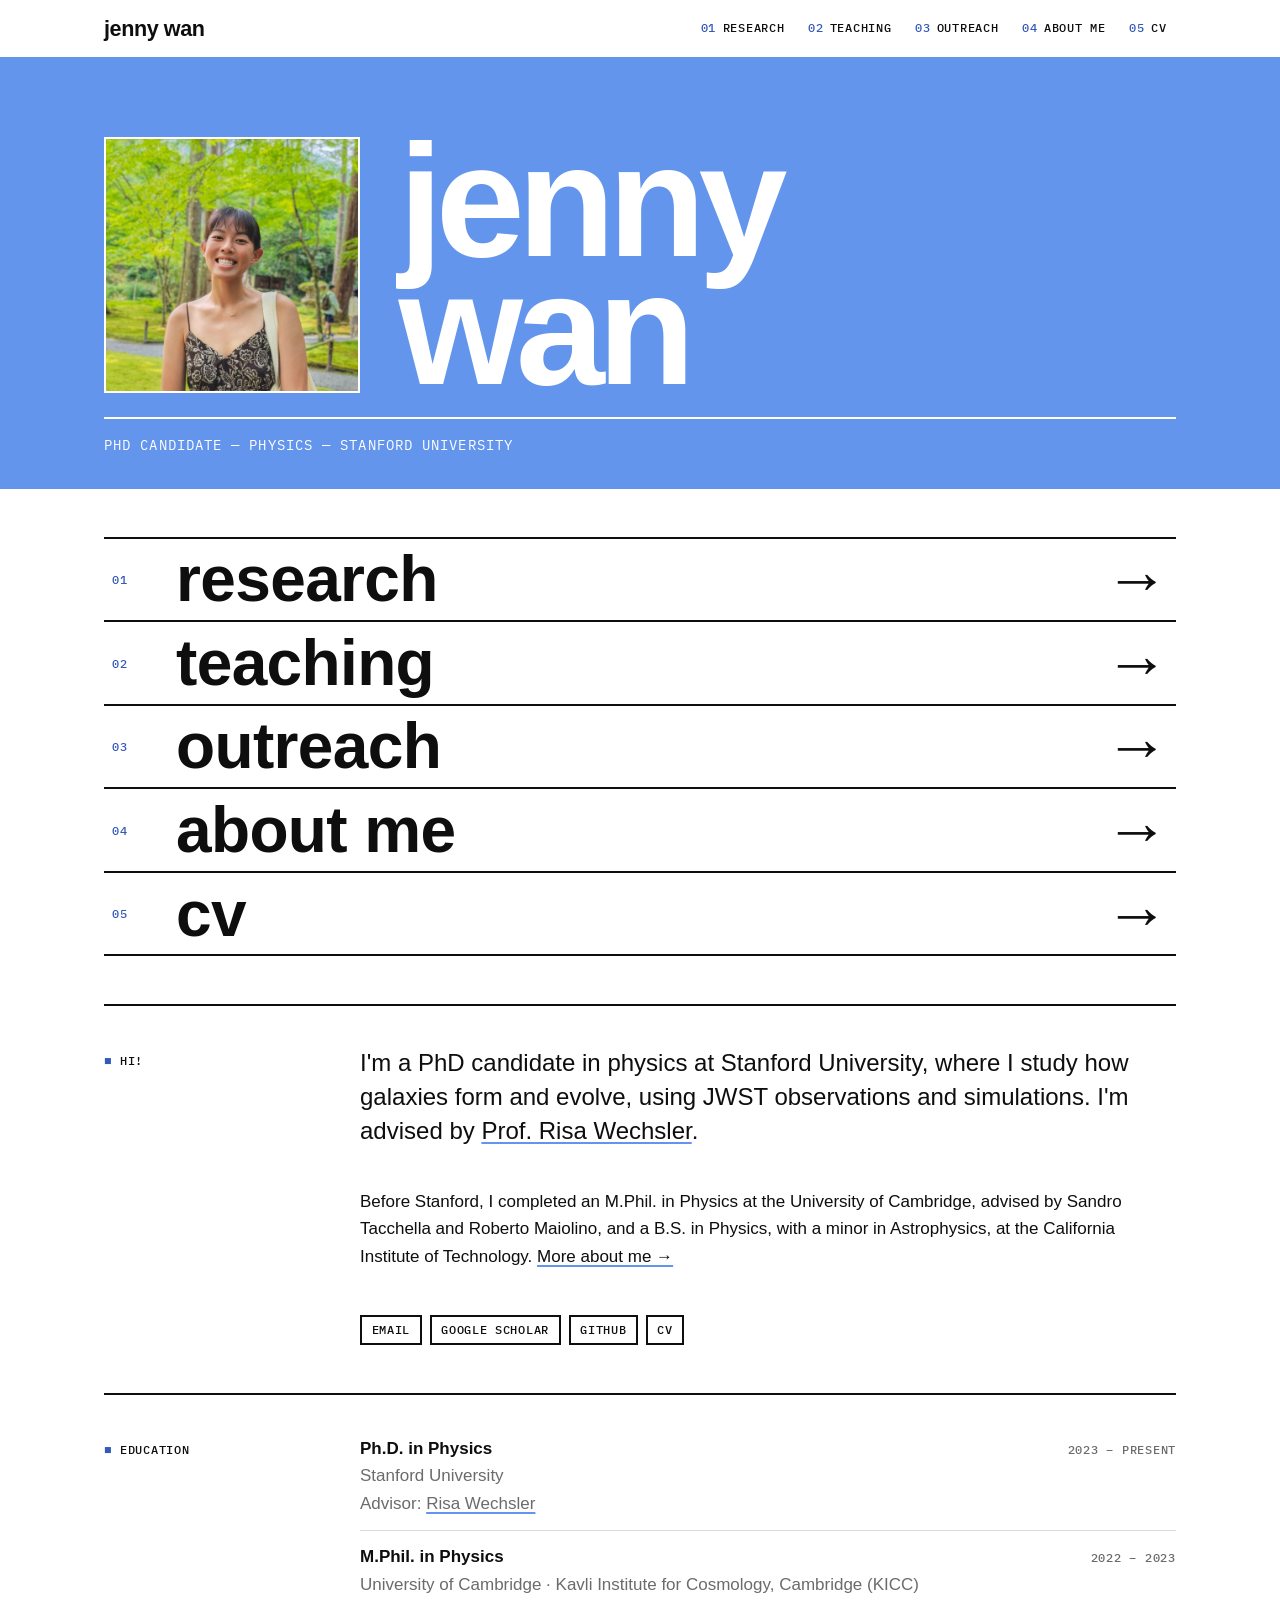
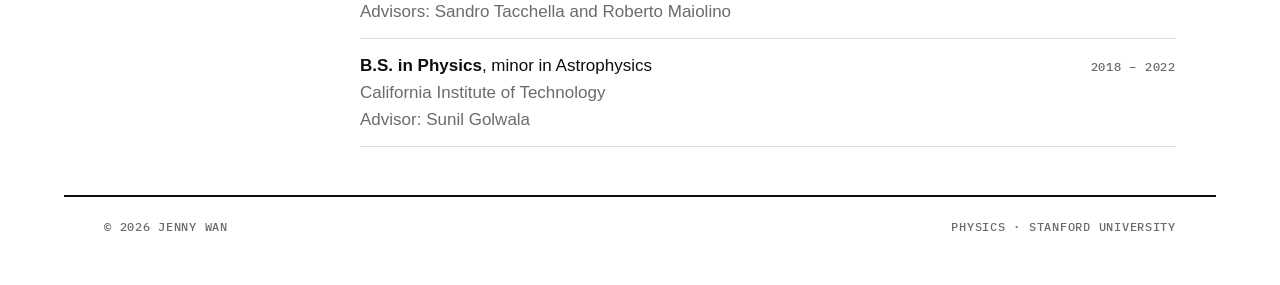
<file: index.html>
<!doctype html>
<html lang="en">
<head>
  <meta charset="utf-8">
  <meta name="viewport" content="width=device-width, initial-scale=1">
  <title>Jenny Wan · Physics, Stanford</title>
  <meta name="description" content="Jenny Wan — PhD candidate in Physics at Stanford University.">
  <link rel="preconnect" href="https://fonts.googleapis.com">
  <link rel="preconnect" href="https://fonts.gstatic.com" crossorigin>
  <link href="https://fonts.googleapis.com/css2?family=IBM+Plex+Mono:wght@400;500&display=swap" rel="stylesheet">
  <link rel="stylesheet" href="style.css?v=4">
</head>
<body class="home">
  <header class="site-header">
    <nav class="wrap nav">
      <a class="nav-name" href="index.html">Jenny Wan</a>
      <ul>
        <li><a href="research.html"><span class="num">01</span>Research</a></li>
        <li><a href="teaching.html"><span class="num">02</span>Teaching</a></li>
        <li><a href="outreach.html"><span class="num">03</span>Outreach</a></li>
        <li><a href="about.html"><span class="num">04</span>About Me</a></li>
        <li><a href="cv.html"><span class="num">05</span>CV</a></li>
      </ul>
    </nav>
  </header>

  <div class="hero">
    <div class="wrap">
      <h1 class="hero-name">Jenny<br>Wan</h1>
      <img class="hero-photo" src="assets/profile.jpg" alt="Portrait of Jenny Wan" width="208" height="208">
      <p class="hero-sub">PhD Candidate — Physics — Stanford University</p>
    </div>
  </div>

  <main class="wrap">
    <nav class="index" aria-label="Sections">
      <a href="research.html"><span class="num">01</span><span>Research</span><span class="arrow">→</span></a>
      <a href="teaching.html"><span class="num">02</span><span>Teaching</span><span class="arrow">→</span></a>
      <a href="outreach.html"><span class="num">03</span><span>Outreach</span><span class="arrow">→</span></a>
      <a href="about.html"><span class="num">04</span><span>About Me</span><span class="arrow">→</span></a>
      <a href="cv.html"><span class="num">05</span><span>CV</span><span class="arrow">→</span></a>
    </nav>

    <section style="margin-top:3rem">
      <h2>Hi!</h2>
      <p class="lede">
        I'm a PhD candidate in physics at Stanford University, where I study how galaxies form and evolve, using JWST observations and
        simulations. I'm advised by <a href="https://www.risawechsler.com/">Prof. Risa Wechsler</a>.
      </p>
      <p>
        Before Stanford, I completed an M.Phil. in Physics at the University of Cambridge,
        advised by Sandro Tacchella and Roberto Maiolino, and a B.S. in Physics, with a
        minor in Astrophysics, at the California Institute of Technology. <a href="about.html">More about me →</a>
      </p>
      <ul class="links">
        <li><a href="mailto:jennywan@stanford.edu">Email</a></li>
        <li><a href="https://scholar.google.com/">Google Scholar</a></li>
        <li><a href="https://github.com/">GitHub</a></li>
        <li><a href="cv.html">CV</a></li>
      </ul>
    </section>

    <section>
      <h2>Education</h2>
      <ul class="entries">
        <li>
          <div><strong>Ph.D. in Physics</strong><br><span class="muted">Stanford University</span><br><span class="muted">Advisor: <a href="https://www.risawechsler.com/">Risa Wechsler</a></span></div>
          <time>2023 – present</time>
        </li>
        <li>
          <div><strong>M.Phil. in Physics</strong><br><span class="muted">University of Cambridge · Kavli Institute for Cosmology, Cambridge (KICC)</span><br><span class="muted">Advisors: Sandro Tacchella and Roberto Maiolino</span></div>
          <time>2022 – 2023</time>
        </li>
        <li>
          <div><strong>B.S. in Physics</strong>, minor in Astrophysics<br><span class="muted">California Institute of Technology</span><br><span class="muted">Advisor: Sunil Golwala</span></div>
          <time>2018 – 2022</time>
        </li>
      </ul>
    </section>
  </main>

  <footer class="wrap site-footer">
    <p>© <span class="year">2026</span> Jenny Wan</p>
    <p>Physics · Stanford University</p>
  </footer>
  <script>document.querySelectorAll('.year').forEach(e => e.textContent = new Date().getFullYear());</script>
</body>
</html>
</file>
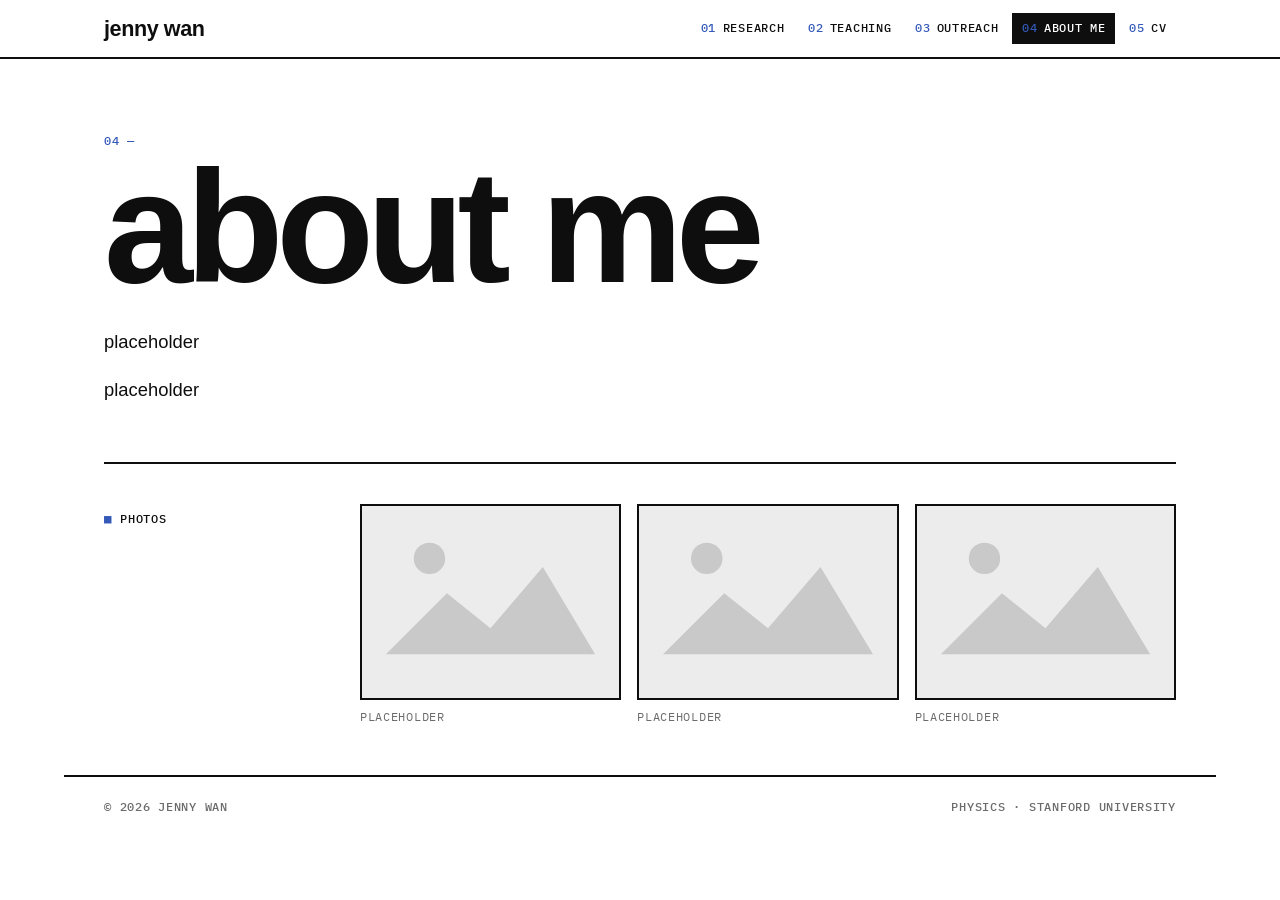
<file: about.html>
<!doctype html>
<html lang="en">
<head>
  <meta charset="utf-8">
  <meta name="viewport" content="width=device-width, initial-scale=1">
  <title>About Me · Jenny Wan</title>
  <link rel="preconnect" href="https://fonts.googleapis.com">
  <link rel="preconnect" href="https://fonts.gstatic.com" crossorigin>
  <link href="https://fonts.googleapis.com/css2?family=IBM+Plex+Mono:wght@400;500&display=swap" rel="stylesheet">
  <link rel="stylesheet" href="style.css?v=4">
</head>
<body>
  <header class="site-header">
    <nav class="wrap nav">
      <a class="nav-name" href="index.html">Jenny Wan</a>
      <ul>
        <li><a href="research.html"><span class="num">01</span>Research</a></li>
        <li><a href="teaching.html"><span class="num">02</span>Teaching</a></li>
        <li><a href="outreach.html"><span class="num">03</span>Outreach</a></li>
        <li><a href="about.html" class="active"><span class="num">04</span>About Me</a></li>
        <li><a href="cv.html"><span class="num">05</span>CV</a></li>
      </ul>
    </nav>
  </header>

  <main class="wrap">
    <section class="page-intro">
      <p class="kicker">04 —</p>
      <h1>About Me</h1>
      <p>placeholder</p>
      <p>placeholder</p>
    </section>

    <section>
      <h2>Photos</h2>
      <div class="gallery">
        <figure><img src="assets/paper-placeholder.svg" alt="placeholder"><figcaption>placeholder</figcaption></figure>
        <figure><img src="assets/paper-placeholder.svg" alt="placeholder"><figcaption>placeholder</figcaption></figure>
        <figure><img src="assets/paper-placeholder.svg" alt="placeholder"><figcaption>placeholder</figcaption></figure>
      </div>
    </section>
  </main>

  <footer class="wrap site-footer">
    <p>© <span class="year">2026</span> Jenny Wan</p>
    <p>Physics · Stanford University</p>
  </footer>
  <script>document.querySelectorAll('.year').forEach(e => e.textContent = new Date().getFullYear());</script>
</body>
</html>
</file>
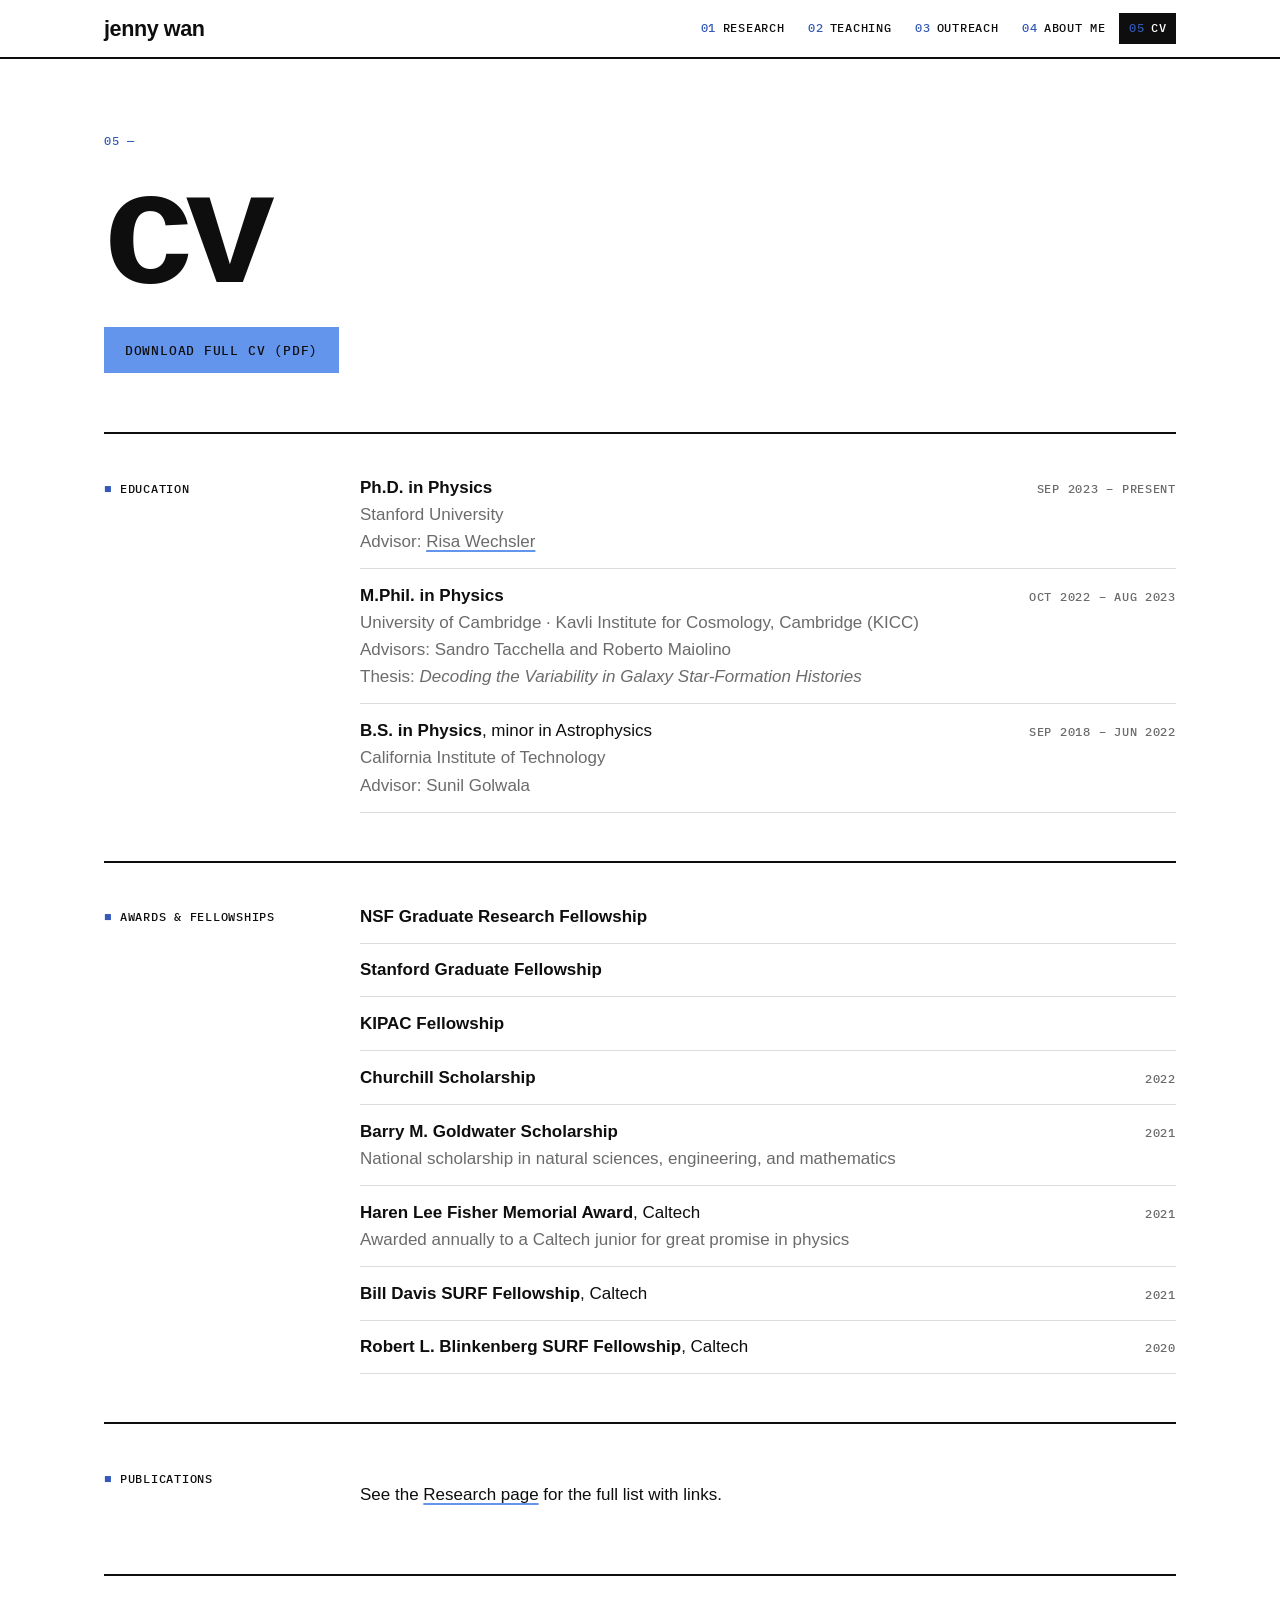
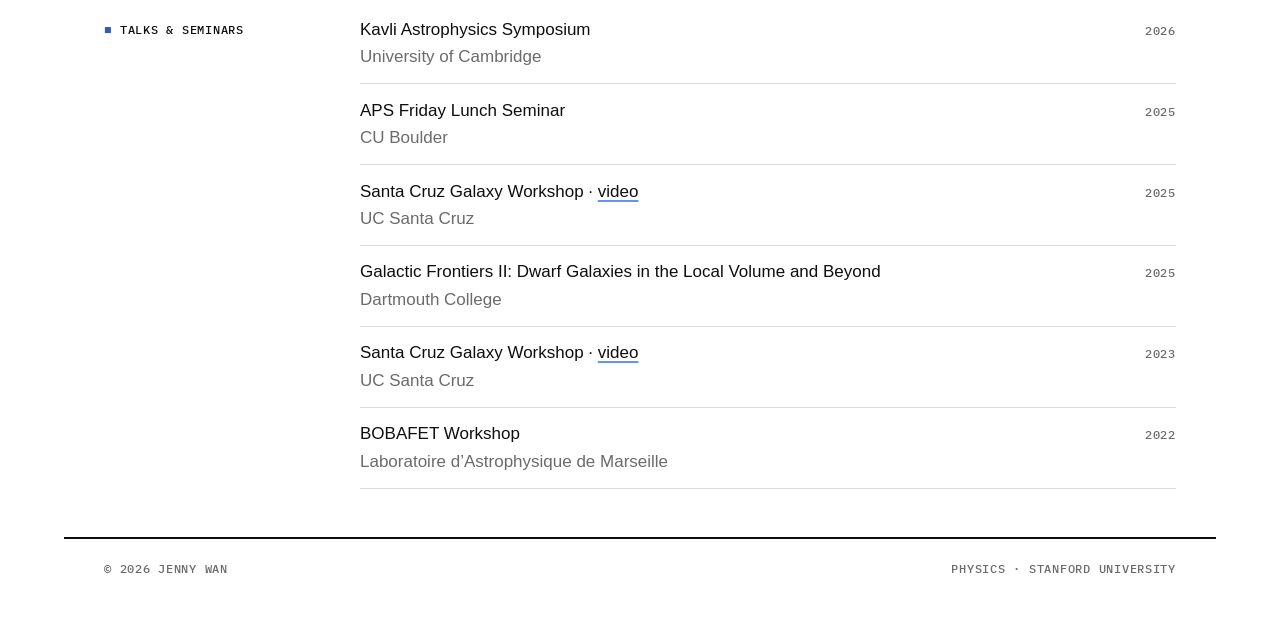
<file: cv.html>
<!doctype html>
<html lang="en">
<head>
  <meta charset="utf-8">
  <meta name="viewport" content="width=device-width, initial-scale=1">
  <title>CV · Jenny Wan</title>
  <link rel="preconnect" href="https://fonts.googleapis.com">
  <link rel="preconnect" href="https://fonts.gstatic.com" crossorigin>
  <link href="https://fonts.googleapis.com/css2?family=IBM+Plex+Mono:wght@400;500&display=swap" rel="stylesheet">
  <link rel="stylesheet" href="style.css?v=4">
</head>
<body>
  <header class="site-header">
    <nav class="wrap nav">
      <a class="nav-name" href="index.html">Jenny Wan</a>
      <ul>
        <li><a href="research.html"><span class="num">01</span>Research</a></li>
        <li><a href="teaching.html"><span class="num">02</span>Teaching</a></li>
        <li><a href="outreach.html"><span class="num">03</span>Outreach</a></li>
        <li><a href="about.html"><span class="num">04</span>About Me</a></li>
        <li><a href="cv.html" class="active"><span class="num">05</span>CV</a></li>
      </ul>
    </nav>
  </header>

  <main class="wrap">
    <section class="page-intro">
      <p class="kicker">05 —</p>
      <h1>CV</h1>
      <p><a class="button" href="cv.pdf">Download full CV (PDF)</a></p>
    </section>

    <section>
      <h2>Education</h2>
      <ul class="entries">
        <li>
          <div><strong>Ph.D. in Physics</strong><br><span class="muted">Stanford University</span><br><span class="muted">Advisor: <a href="https://www.risawechsler.com/">Risa Wechsler</a></span></div>
          <time>Sep 2023 – present</time>
        </li>
        <li>
          <div><strong>M.Phil. in Physics</strong><br><span class="muted">University of Cambridge · Kavli Institute for Cosmology, Cambridge (KICC)</span><br><span class="muted">Advisors: Sandro Tacchella and Roberto Maiolino</span><br><span class="muted">Thesis: <em>Decoding the Variability in Galaxy Star-Formation Histories</em></span></div>
          <time>Oct 2022 – Aug 2023</time>
        </li>
        <li>
          <div><strong>B.S. in Physics</strong>, minor in Astrophysics<br><span class="muted">California Institute of Technology</span><br><span class="muted">Advisor: Sunil Golwala</span></div>
          <time>Sep 2018 – Jun 2022</time>
        </li>
      </ul>
    </section>

    <section>
      <h2>Awards &amp; Fellowships</h2>
      <ul class="entries">
        <li><div><strong>NSF Graduate Research Fellowship</strong></div></li>
        <li><div><strong>Stanford Graduate Fellowship</strong></div></li>
        <li><div><strong>KIPAC Fellowship</strong></div></li>
        <li><div><strong>Churchill Scholarship</strong></div><time>2022</time></li>
        <li><div><strong>Barry M. Goldwater Scholarship</strong><br><span class="muted">National scholarship in natural sciences, engineering, and mathematics</span></div><time>2021</time></li>
        <li><div><strong>Haren Lee Fisher Memorial Award</strong>, Caltech<br><span class="muted">Awarded annually to a Caltech junior for great promise in physics</span></div><time>2021</time></li>
        <li><div><strong>Bill Davis SURF Fellowship</strong>, Caltech</div><time>2021</time></li>
        <li><div><strong>Robert L. Blinkenberg SURF Fellowship</strong>, Caltech</div><time>2020</time></li>
      </ul>
    </section>

    <section>
      <h2>Publications</h2>
      <p>See the <a href="research.html#publications">Research page</a> for the full list with links.</p>
    </section>

    <section>
      <h2>Talks &amp; Seminars</h2>
      <ul class="entries">
        <li><div>Kavli Astrophysics Symposium<br><span class="muted">University of Cambridge</span></div><time>2026</time></li>
        <li><div>APS Friday Lunch Seminar<br><span class="muted">CU Boulder</span></div><time>2025</time></li>
        <li><div>Santa Cruz Galaxy Workshop · <a href="https://www.youtube.com/watch?v=Imz6Kzab46Y">video</a><br><span class="muted">UC Santa Cruz</span></div><time>2025</time></li>
        <li><div>Galactic Frontiers II: Dwarf Galaxies in the Local Volume and Beyond<br><span class="muted">Dartmouth College</span></div><time>2025</time></li>
        <li><div>Santa Cruz Galaxy Workshop · <a href="https://www.youtube.com/watch?v=cCKz3e8nAMg">video</a><br><span class="muted">UC Santa Cruz</span></div><time>2023</time></li>
        <li><div>BOBAFET Workshop<br><span class="muted">Laboratoire d’Astrophysique de Marseille</span></div><time>2022</time></li>
      </ul>
    </section>
  </main>

  <footer class="wrap site-footer">
    <p>© <span class="year">2026</span> Jenny Wan</p>
    <p>Physics · Stanford University</p>
  </footer>
  <script>document.querySelectorAll(".year").forEach(e => e.textContent = new Date().getFullYear());</script>
</body>
</html>
</file>
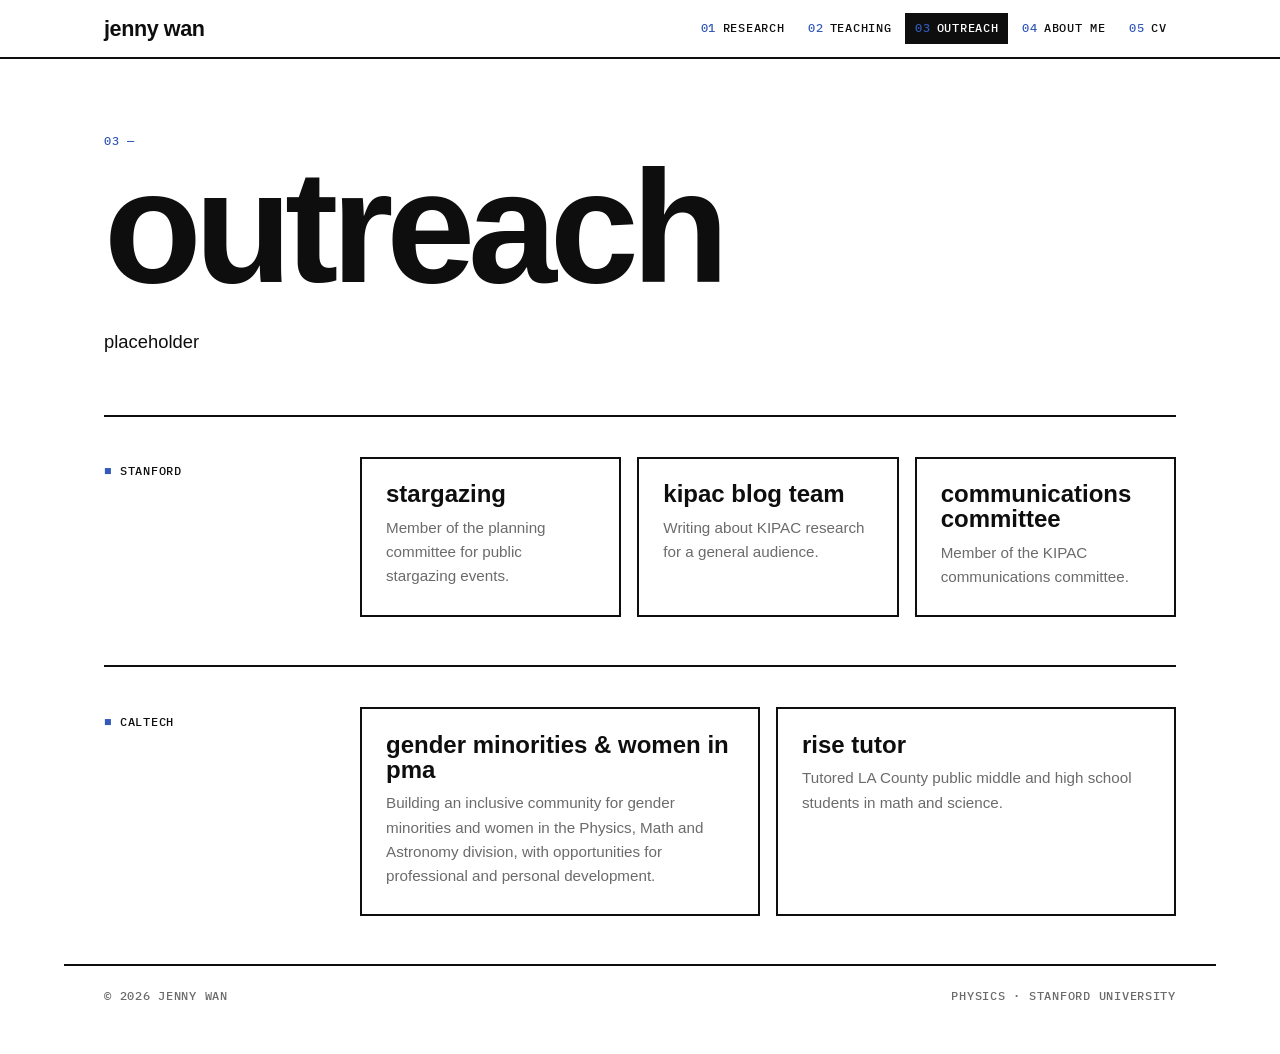
<file: outreach.html>
<!doctype html>
<html lang="en">
<head>
  <meta charset="utf-8">
  <meta name="viewport" content="width=device-width, initial-scale=1">
  <title>Outreach · Jenny Wan</title>
  <link rel="preconnect" href="https://fonts.googleapis.com">
  <link rel="preconnect" href="https://fonts.gstatic.com" crossorigin>
  <link href="https://fonts.googleapis.com/css2?family=IBM+Plex+Mono:wght@400;500&display=swap" rel="stylesheet">
  <link rel="stylesheet" href="style.css?v=4">
</head>
<body>
  <header class="site-header">
    <nav class="wrap nav">
      <a class="nav-name" href="index.html">Jenny Wan</a>
      <ul>
        <li><a href="research.html"><span class="num">01</span>Research</a></li>
        <li><a href="teaching.html"><span class="num">02</span>Teaching</a></li>
        <li><a href="outreach.html" class="active"><span class="num">03</span>Outreach</a></li>
        <li><a href="about.html"><span class="num">04</span>About Me</a></li>
        <li><a href="cv.html"><span class="num">05</span>CV</a></li>
      </ul>
    </nav>
  </header>

  <main class="wrap">
    <section class="page-intro">
      <p class="kicker">03 —</p>
      <h1>Outreach</h1>
      <p>
        placeholder
      </p>
    </section>

    <section>
      <h2>Stanford</h2>
      <div class="projects">
        <div class="project">
          <h3>Stargazing</h3>
          <p>Member of the planning committee for public stargazing events.</p>
        </div>
        <div class="project">
          <h3>KIPAC Blog Team</h3>
          <p>Writing about KIPAC research for a general audience.</p>
        </div>
        <div class="project">
          <h3>Communications Committee</h3>
          <p>Member of the KIPAC communications committee.</p>
        </div>
      </div>
    </section>

    <section>
      <h2>Caltech</h2>
      <div class="projects">
        <div class="project">
          <h3>Gender Minorities &amp; Women in PMA</h3>
          <p>Building an inclusive community for gender minorities and women in the Physics, Math and Astronomy division, with opportunities for professional and personal development.</p>
        </div>
        <div class="project">
          <h3>RISE Tutor</h3>
          <p>Tutored LA County public middle and high school students in math and science.</p>
        </div>
      </div>
    </section>
  </main>

  <footer class="wrap site-footer">
    <p>© <span class="year">2026</span> Jenny Wan</p>
    <p>Physics · Stanford University</p>
  </footer>
  <script>document.querySelectorAll(".year").forEach(e => e.textContent = new Date().getFullYear());</script>
</body>
</html>
</file>
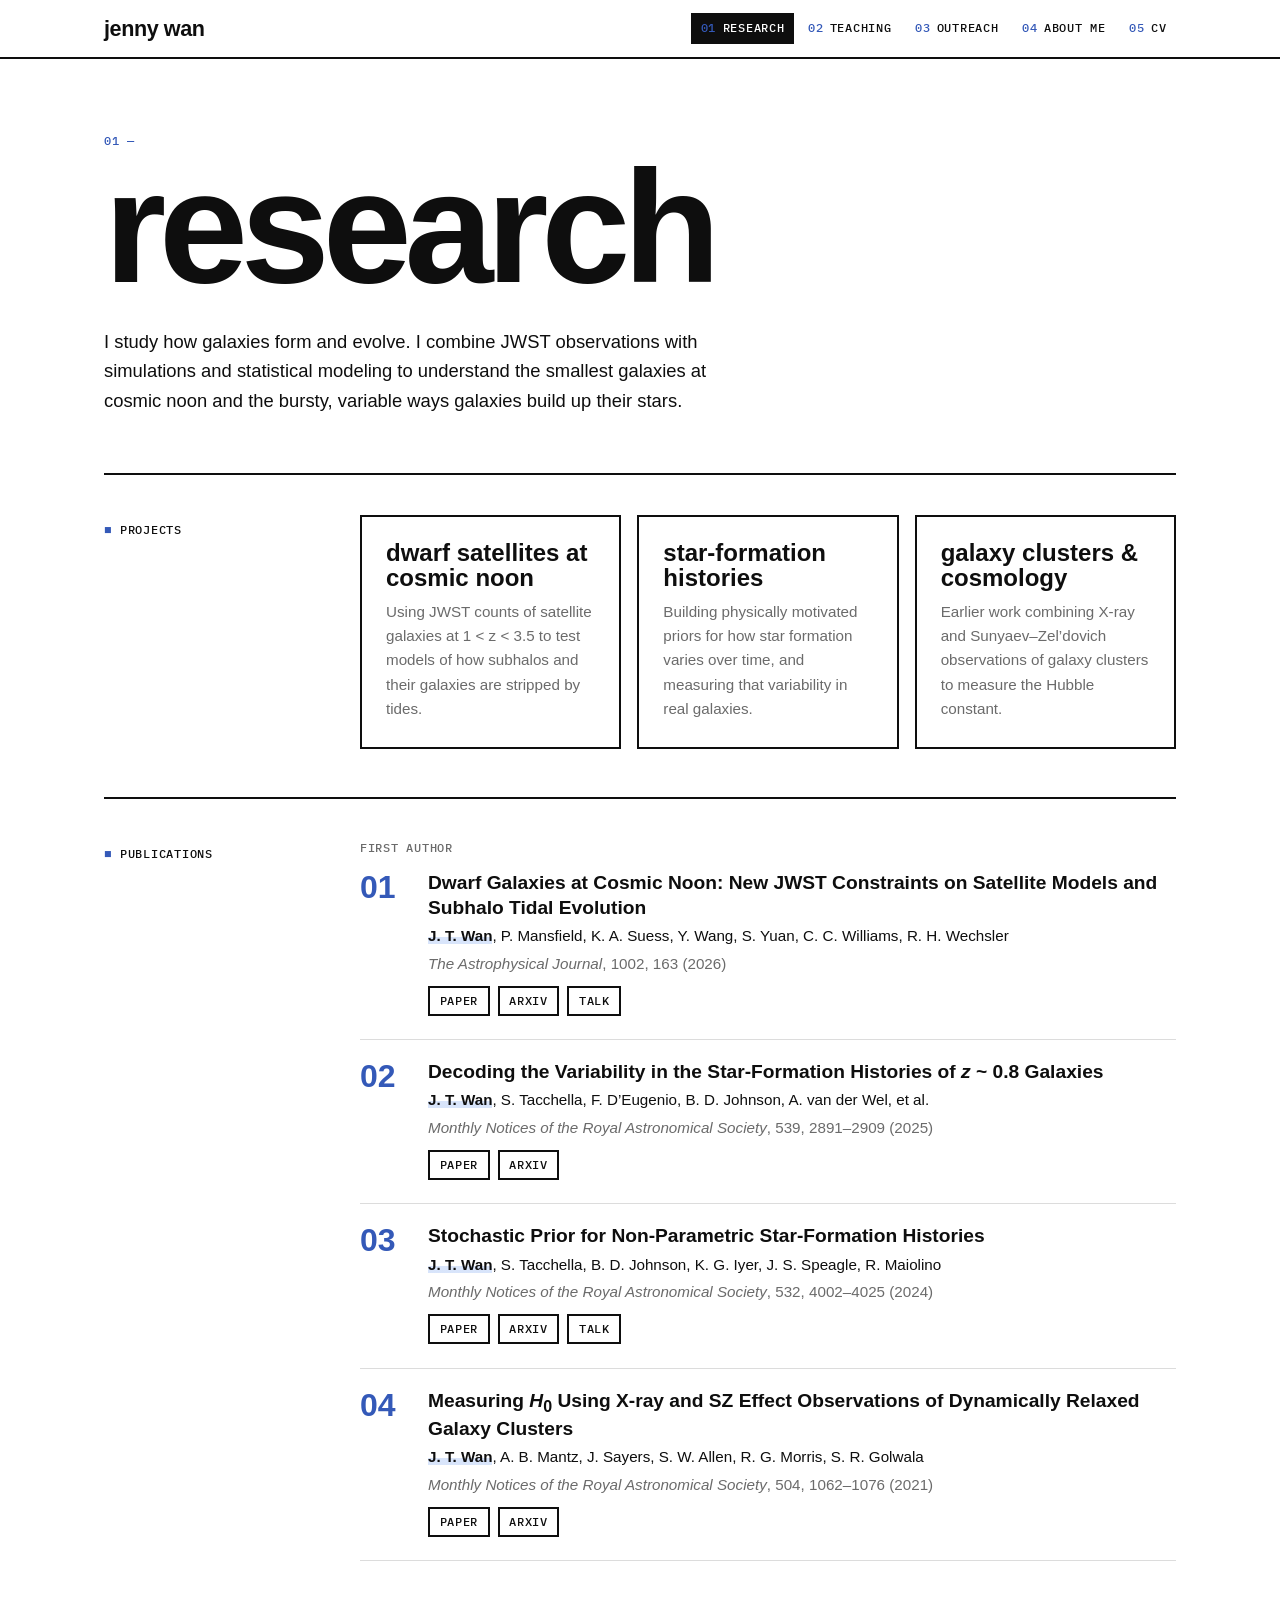
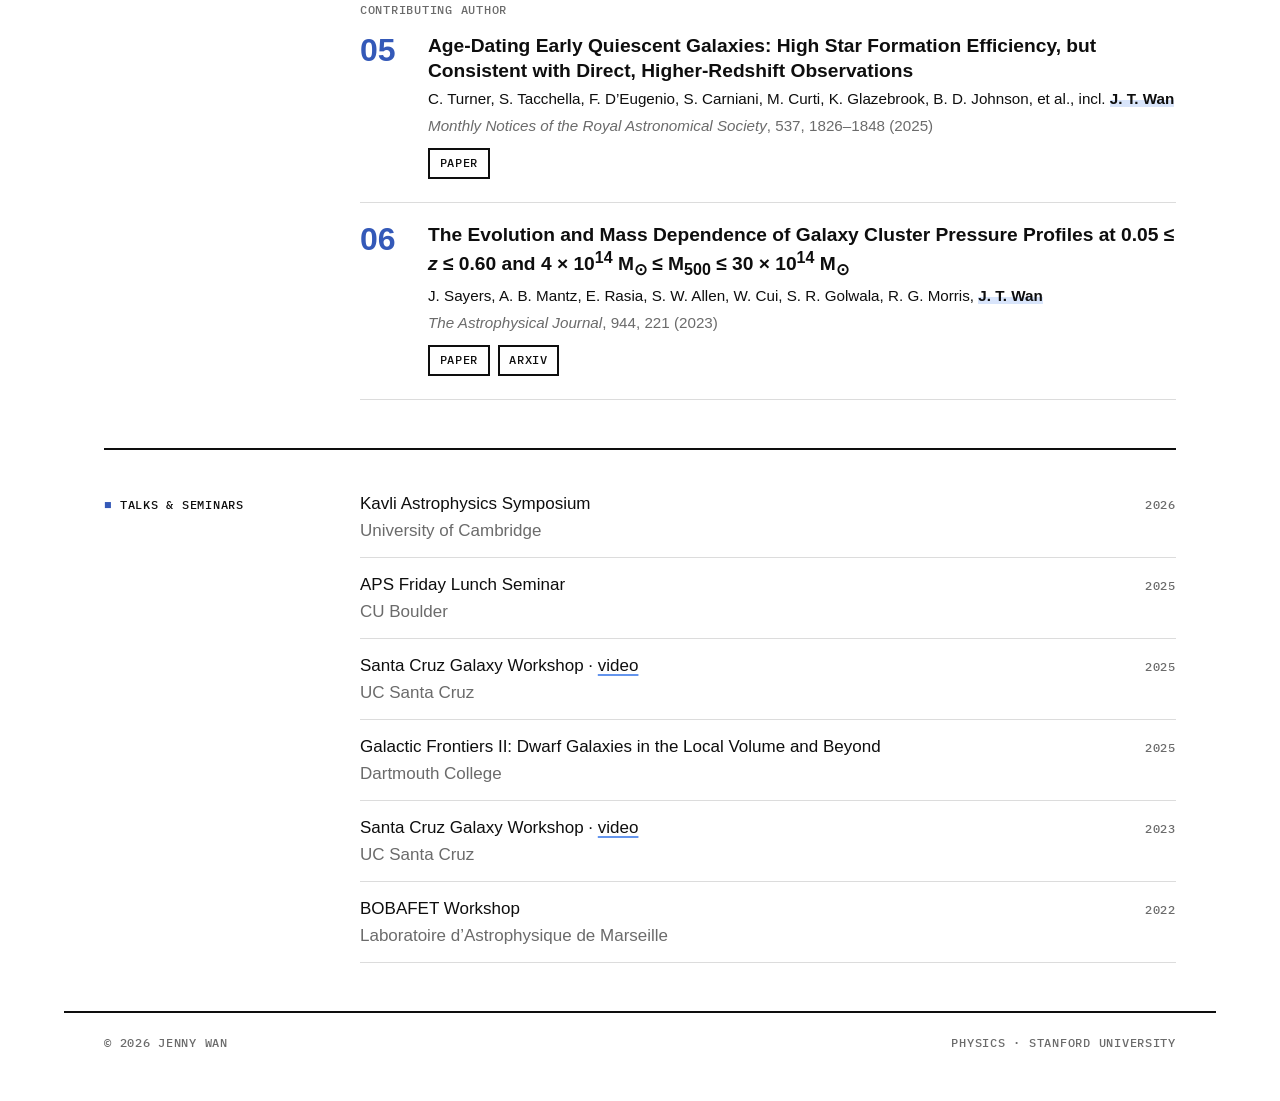
<file: research.html>
<!doctype html>
<html lang="en">
<head>
  <meta charset="utf-8">
  <meta name="viewport" content="width=device-width, initial-scale=1">
  <title>Research · Jenny Wan</title>
  <link rel="preconnect" href="https://fonts.googleapis.com">
  <link rel="preconnect" href="https://fonts.gstatic.com" crossorigin>
  <link href="https://fonts.googleapis.com/css2?family=IBM+Plex+Mono:wght@400;500&display=swap" rel="stylesheet">
  <link rel="stylesheet" href="style.css?v=4">
</head>
<body>
  <header class="site-header">
    <nav class="wrap nav">
      <a class="nav-name" href="index.html">Jenny Wan</a>
      <ul>
        <li><a href="research.html" class="active"><span class="num">01</span>Research</a></li>
        <li><a href="teaching.html"><span class="num">02</span>Teaching</a></li>
        <li><a href="outreach.html"><span class="num">03</span>Outreach</a></li>
        <li><a href="about.html"><span class="num">04</span>About Me</a></li>
        <li><a href="cv.html"><span class="num">05</span>CV</a></li>
      </ul>
    </nav>
  </header>

  <main class="wrap">
    <section class="page-intro">
      <p class="kicker">01 —</p>
      <h1>Research</h1>
      <p>
        I study how galaxies form and evolve. I combine JWST observations with
        simulations and statistical modeling to understand the smallest galaxies at
        cosmic noon and the bursty, variable ways galaxies build up their stars.
      </p>
    </section>

    <section>
      <h2>Projects</h2>
      <div class="projects">
        <div class="project">
          <h3>Dwarf satellites at cosmic noon</h3>
          <p>Using JWST counts of satellite galaxies at 1 &lt; z &lt; 3.5 to test models of how subhalos and their galaxies are stripped by tides.</p>
        </div>
        <div class="project">
          <h3>Star-formation histories</h3>
          <p>Building physically motivated priors for how star formation varies over time, and measuring that variability in real galaxies.</p>
        </div>
        <div class="project">
          <h3>Galaxy clusters &amp; cosmology</h3>
          <p>Earlier work combining X-ray and Sunyaev–Zel’dovich observations of galaxy clusters to measure the Hubble constant.</p>
        </div>
      </div>
    </section>

    <section id="publications">
      <h2>Publications</h2>
      <h3 class="sublabel">First author</h3>
      <ol class="pubs">
        <li class="pub"><div>
          <h3 class="pub-title">Dwarf Galaxies at Cosmic Noon: New JWST Constraints on Satellite Models and Subhalo Tidal Evolution</h3>
          <p class="pub-authors"><span class="me">J. T. Wan</span>, P. Mansfield, K. A. Suess, Y. Wang, S. Yuan, C. C. Williams, R. H. Wechsler</p>
          <p class="pub-venue"><em>The Astrophysical Journal</em>, 1002, 163 (2026)</p>
          <p class="pub-links"><a href="https://doi.org/10.3847/1538-4357/ae5bba">Paper</a><a href="https://arxiv.org/abs/2507.13448">arXiv</a><a href="https://www.youtube.com/watch?v=Imz6Kzab46Y">Talk</a></p>
        </div></li>
        <li class="pub"><div>
          <h3 class="pub-title">Decoding the Variability in the Star-Formation Histories of <i>z</i> ~ 0.8 Galaxies</h3>
          <p class="pub-authors"><span class="me">J. T. Wan</span>, S. Tacchella, F. D’Eugenio, B. D. Johnson, A. van der Wel, et al.</p>
          <p class="pub-venue"><em>Monthly Notices of the Royal Astronomical Society</em>, 539, 2891–2909 (2025)</p>
          <p class="pub-links"><a href="https://doi.org/10.1093/mnras/staf657">Paper</a><a href="https://arxiv.org/abs/2504.05281">arXiv</a></p>
        </div></li>
        <li class="pub"><div>
          <h3 class="pub-title">Stochastic Prior for Non-Parametric Star-Formation Histories</h3>
          <p class="pub-authors"><span class="me">J. T. Wan</span>, S. Tacchella, B. D. Johnson, K. G. Iyer, J. S. Speagle, R. Maiolino</p>
          <p class="pub-venue"><em>Monthly Notices of the Royal Astronomical Society</em>, 532, 4002–4025 (2024)</p>
          <p class="pub-links"><a href="https://doi.org/10.1093/mnras/stae1734">Paper</a><a href="https://arxiv.org/abs/2404.14494">arXiv</a><a href="https://www.youtube.com/watch?v=cCKz3e8nAMg">Talk</a></p>
        </div></li>
        <li class="pub"><div>
          <h3 class="pub-title">Measuring <i>H</i><sub>0</sub> Using X-ray and SZ Effect Observations of Dynamically Relaxed Galaxy Clusters</h3>
          <p class="pub-authors"><span class="me">J. T. Wan</span>, A. B. Mantz, J. Sayers, S. W. Allen, R. G. Morris, S. R. Golwala</p>
          <p class="pub-venue"><em>Monthly Notices of the Royal Astronomical Society</em>, 504, 1062–1076 (2021)</p>
          <p class="pub-links"><a href="https://doi.org/10.1093/mnras/stab948">Paper</a><a href="https://arxiv.org/abs/2101.09389">arXiv</a></p>
        </div></li>
      </ol>

      <h3 class="sublabel">Contributing author</h3>
      <ol class="pubs" style="counter-reset: pub 4">
        <li class="pub"><div>
          <h3 class="pub-title">Age-Dating Early Quiescent Galaxies: High Star Formation Efficiency, but Consistent with Direct, Higher-Redshift Observations</h3>
          <p class="pub-authors">C. Turner, S. Tacchella, F. D’Eugenio, S. Carniani, M. Curti, K. Glazebrook, B. D. Johnson, et al., incl. <span class="me">J. T. Wan</span></p>
          <p class="pub-venue"><em>Monthly Notices of the Royal Astronomical Society</em>, 537, 1826–1848 (2025)</p>
          <p class="pub-links"><a href="https://doi.org/10.1093/mnras/staf128">Paper</a></p>
        </div></li>
        <li class="pub"><div>
          <h3 class="pub-title">The Evolution and Mass Dependence of Galaxy Cluster Pressure Profiles at 0.05 ≤ <i>z</i> ≤ 0.60 and 4 × 10<sup>14</sup> M<sub>⊙</sub> ≤ M<sub>500</sub> ≤ 30 × 10<sup>14</sup> M<sub>⊙</sub></h3>
          <p class="pub-authors">J. Sayers, A. B. Mantz, E. Rasia, S. W. Allen, W. Cui, S. R. Golwala, R. G. Morris, <span class="me">J. T. Wan</span></p>
          <p class="pub-venue"><em>The Astrophysical Journal</em>, 944, 221 (2023)</p>
          <p class="pub-links"><a href="https://doi.org/10.3847/1538-4357/acb33d">Paper</a><a href="https://arxiv.org/abs/2206.00091">arXiv</a></p>
        </div></li>
      </ol>
    </section>

    <section>
      <h2>Talks &amp; Seminars</h2>
      <ul class="entries">
        <li><div>Kavli Astrophysics Symposium<br><span class="muted">University of Cambridge</span></div><time>2026</time></li>
        <li><div>APS Friday Lunch Seminar<br><span class="muted">CU Boulder</span></div><time>2025</time></li>
        <li><div>Santa Cruz Galaxy Workshop · <a href="https://www.youtube.com/watch?v=Imz6Kzab46Y">video</a><br><span class="muted">UC Santa Cruz</span></div><time>2025</time></li>
        <li><div>Galactic Frontiers II: Dwarf Galaxies in the Local Volume and Beyond<br><span class="muted">Dartmouth College</span></div><time>2025</time></li>
        <li><div>Santa Cruz Galaxy Workshop · <a href="https://www.youtube.com/watch?v=cCKz3e8nAMg">video</a><br><span class="muted">UC Santa Cruz</span></div><time>2023</time></li>
        <li><div>BOBAFET Workshop<br><span class="muted">Laboratoire d’Astrophysique de Marseille</span></div><time>2022</time></li>
      </ul>
    </section>
  </main>

  <footer class="wrap site-footer">
    <p>© <span class="year">2026</span> Jenny Wan</p>
    <p>Physics · Stanford University</p>
  </footer>
  <script>document.querySelectorAll(".year").forEach(e => e.textContent = new Date().getFullYear());</script>
</body>
</html>
</file>
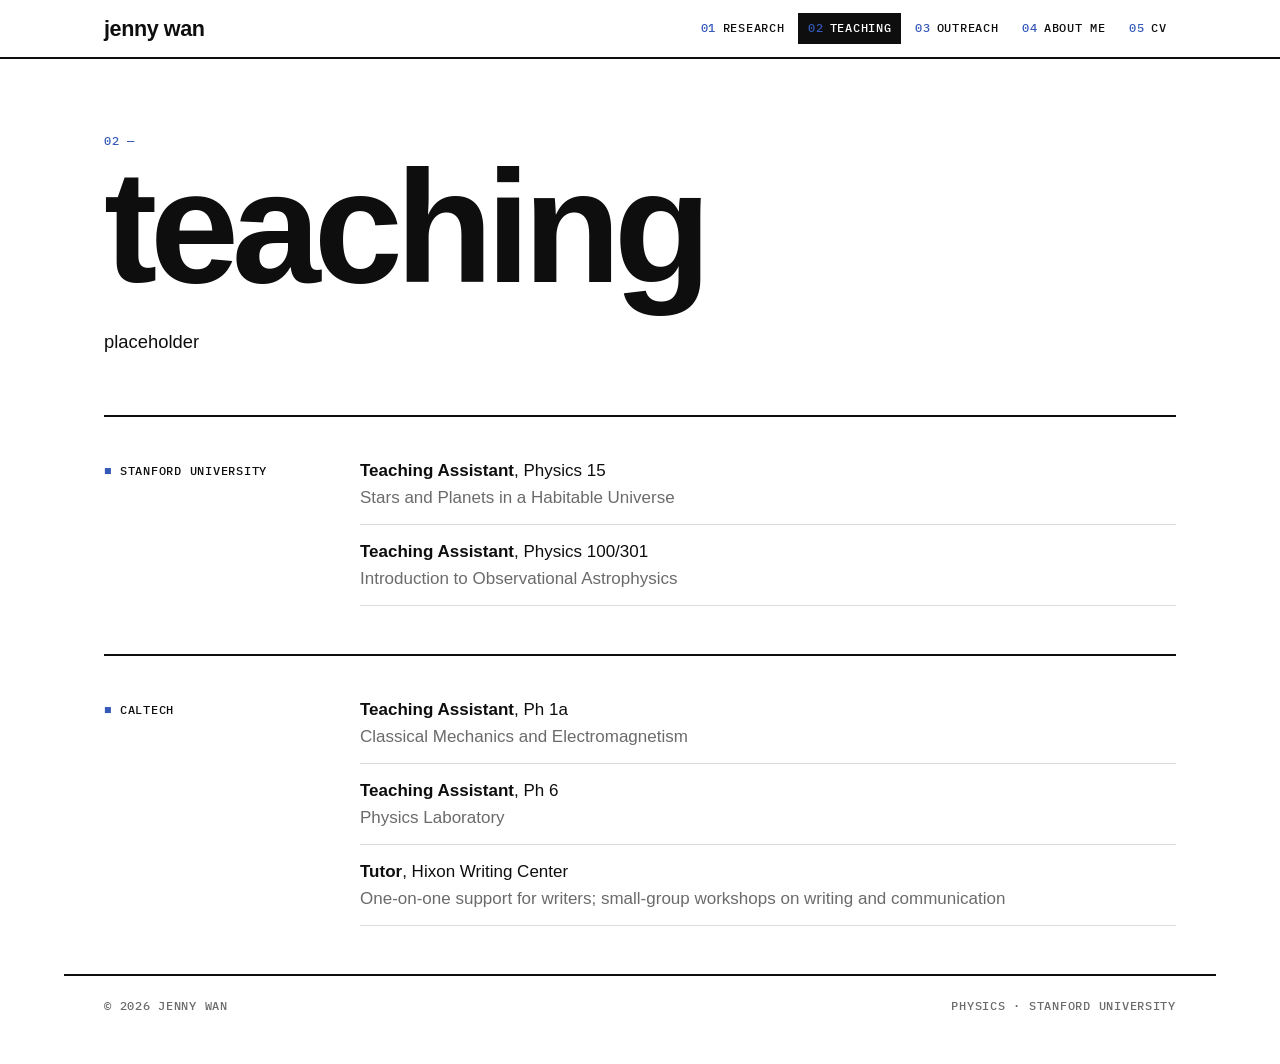
<file: teaching.html>
<!doctype html>
<html lang="en">
<head>
  <meta charset="utf-8">
  <meta name="viewport" content="width=device-width, initial-scale=1">
  <title>Teaching · Jenny Wan</title>
  <link rel="preconnect" href="https://fonts.googleapis.com">
  <link rel="preconnect" href="https://fonts.gstatic.com" crossorigin>
  <link href="https://fonts.googleapis.com/css2?family=IBM+Plex+Mono:wght@400;500&display=swap" rel="stylesheet">
  <link rel="stylesheet" href="style.css?v=4">
</head>
<body>
  <header class="site-header">
    <nav class="wrap nav">
      <a class="nav-name" href="index.html">Jenny Wan</a>
      <ul>
        <li><a href="research.html"><span class="num">01</span>Research</a></li>
        <li><a href="teaching.html" class="active"><span class="num">02</span>Teaching</a></li>
        <li><a href="outreach.html"><span class="num">03</span>Outreach</a></li>
        <li><a href="about.html"><span class="num">04</span>About Me</a></li>
        <li><a href="cv.html"><span class="num">05</span>CV</a></li>
      </ul>
    </nav>
  </header>

  <main class="wrap">
    <section class="page-intro">
      <p class="kicker">02 —</p>
      <h1>Teaching</h1>
      <p>
        placeholder
      </p>
    </section>

    <section>
      <h2>Stanford University</h2>
      <ul class="entries">
        <li><div><strong>Teaching Assistant</strong>, Physics 15<br><span class="muted">Stars and Planets in a Habitable Universe</span></div></li>
        <li><div><strong>Teaching Assistant</strong>, Physics 100/301<br><span class="muted">Introduction to Observational Astrophysics</span></div></li>
      </ul>
    </section>

    <section>
      <h2>Caltech</h2>
      <ul class="entries">
        <li><div><strong>Teaching Assistant</strong>, Ph 1a<br><span class="muted">Classical Mechanics and Electromagnetism</span></div></li>
        <li><div><strong>Teaching Assistant</strong>, Ph 6<br><span class="muted">Physics Laboratory</span></div></li>
        <li><div><strong>Tutor</strong>, Hixon Writing Center<br><span class="muted">One-on-one support for writers; small-group workshops on writing and communication</span></div></li>
      </ul>
    </section>
  </main>

  <footer class="wrap site-footer">
    <p>© <span class="year">2026</span> Jenny Wan</p>
    <p>Physics · Stanford University</p>
  </footer>
  <script>document.querySelectorAll(".year").forEach(e => e.textContent = new Date().getFullYear());</script>
</body>
</html>
</file>
<file: style.css>
/* ============================================================
   Colors & fonts — change these to restyle the whole site
   ============================================================ */
:root {
  --bg: #ffffff;
  --text: #0e0e0e;
  --muted: #6b6b6b;
  --rule: #0e0e0e;        /* thick black lines */
  --hair: #dcdcdc;        /* thin grey lines */
  --accent: #6495ed;      /* cornflower: the big color block and hover fills */
  --accent-ink: #3459b8;  /* deeper cornflower for small text on white (readable) */
  --on-accent: #0e0e0e;   /* text on cornflower (black reads better than white) */
  --accent-block: var(--accent); /* background of the name block */
  --on-block: #ffffff;    /* text on the name block */
  --display: "Helvetica Neue", Helvetica, Arial, sans-serif;
  --sans: "Helvetica Neue", Helvetica, Arial, sans-serif;
  --mono: "IBM Plex Mono", ui-monospace, Menlo, monospace;
  color-scheme: light;
}

@media (prefers-color-scheme: dark) {
  :root {
    --bg: #0e0e0e;
    --text: #f2f2ee;
    --muted: #9a9a9a;
    --rule: #f2f2ee;
    --hair: #2e2e2e;
    --accent: #7ba4f2;
    --accent-ink: #8fb2f5;
    --on-accent: #0e0e0e;
    color-scheme: dark;
  }
}

/* ============================================================
   Base
   ============================================================ */
* { box-sizing: border-box; }
html { scroll-behavior: smooth; scroll-padding-top: 5rem; }
body {
  margin: 0;
  background: var(--bg);
  color: var(--text);
  font: 17px/1.6 var(--sans);
  -webkit-font-smoothing: antialiased;
}
img { max-width: 100%; height: auto; display: block; }
a {
  color: inherit;
  text-decoration: underline;
  text-decoration-color: var(--accent);
  text-decoration-thickness: 2px;
  text-underline-offset: 3px;
}
a:hover { color: var(--accent-ink); }

.wrap { max-width: 72rem; margin: 0 auto; padding-inline: clamp(1rem, 4vw, 2.5rem); }

h1, h2, h3 { font-family: var(--display); margin: 0; }
h3 { font-size: 1.15rem; font-weight: 700; line-height: 1.3; }

.muted { color: var(--muted); }

/* Small mono label style, reused for dates, numbers, section labels */
.num, time, .kicker, .note, .project-meta, .site-footer,
main section > h2 {
  font-family: var(--mono);
  font-size: .78rem;
  font-weight: 500;
  letter-spacing: .06em;
  text-transform: uppercase;
}

/* ============================================================
   Header / navigation
   ============================================================ */
.site-header {
  position: sticky; top: 0; z-index: 10;
  background: var(--bg);
  border-bottom: 2px solid var(--rule);
}
/* Home page: no line between the header and the cornflower block */
.home .site-header { border-bottom: 0; }

.nav { display: flex; align-items: center; justify-content: space-between; gap: .75rem 1.5rem; flex-wrap: wrap; padding-block: .8rem; }
.nav-name {
  font-family: var(--display); font-weight: 700; font-stretch: normal;
  font-size: 1.35rem; text-transform: lowercase; letter-spacing: -.02em;
  text-decoration: none; line-height: 1;
}
.nav ul { list-style: none; display: flex; flex-wrap: wrap; gap: .25rem; margin: 0; padding: 0; }
.nav ul a {
  display: inline-flex; gap: .4rem; padding: .35rem .6rem;
  font-family: var(--mono); font-size: .78rem; font-weight: 500;
  letter-spacing: .06em; text-transform: uppercase; text-decoration: none;
}
.nav ul a .num { color: var(--accent-ink); }
.nav ul a:hover { background: var(--accent); color: var(--on-accent); }
.nav ul a:hover .num { color: var(--on-accent); }
.nav ul a.active { background: var(--text); color: var(--bg); }

/* ============================================================
   Home: hero block + index
   ============================================================ */
.hero { background: var(--accent-block); color: var(--on-block); }
.hero .wrap {
  --name-size: clamp(2.75rem, calc(14vw - 1rem), 10rem);
  display: grid; grid-template-columns: auto 1fr; align-items: center; column-gap: clamp(1rem, 3vw, 2.5rem);
  padding-block: clamp(2.5rem, 7vw, 5rem) 2rem;
}
.hero-name {
  grid-column: 2; grid-row: 1;
  font-weight: 700; font-stretch: normal;
  font-size: var(--name-size);
  line-height: .8; letter-spacing: -.045em; text-transform: lowercase;
}
.hero-sub {
  grid-column: 1 / -1; margin: 1.5rem 0 0; padding-top: 1rem;
  border-top: 2px solid var(--on-block);
  font-family: var(--mono); font-size: .85rem; letter-spacing: .08em; text-transform: uppercase;
}
.hero-photo {
  grid-column: 1; grid-row: 1;
  height: calc(var(--name-size) * 1.6); width: auto; aspect-ratio: 1; object-fit: cover;
  border: 2px solid var(--on-block);
}

.index { margin-top: 3rem; border-top: 2px solid var(--rule); }
.index a {
  display: grid; grid-template-columns: 4rem 1fr auto; align-items: center;
  padding: .55rem .5rem; border-bottom: 2px solid var(--rule);
  font-family: var(--display); font-weight: 700; font-stretch: normal;
  font-size: clamp(2rem, 6vw, 4rem); line-height: 1; text-transform: lowercase;
  text-decoration: none; letter-spacing: -.01em;
}
.index .num { color: var(--accent-ink); }
.index .arrow { font-weight: 400; transition: transform .2s; }
.index a:hover { background: var(--accent); color: var(--on-accent); }
.index a:hover .num { color: var(--on-accent); }
.index a:hover .arrow { transform: translateX(.3em); }

.lede { font-size: clamp(1.2rem, 2.2vw, 1.5rem); line-height: 1.4; font-weight: 500; margin-top: 0; }

/* ============================================================
   Inner page title
   ============================================================ */
.page-intro { padding-block: clamp(2.5rem, 6vw, 4.5rem) 2.5rem; }
.kicker { color: var(--accent-ink); margin: 0 0 .5rem; }
.page-intro h1 {
  font-weight: 700; font-stretch: normal;
  font-size: clamp(3.5rem, 13vw, 10rem);
  line-height: .85; letter-spacing: -.045em; text-transform: lowercase;
}
.page-intro p:not(.kicker) { max-width: 40rem; font-size: 1.15rem; }
.page-intro h1 + p { margin-top: 2rem; }

/* ============================================================
   Sections: label in the left column, content on the right
   ============================================================ */
main section:not(.page-intro) {
  display: grid; grid-template-columns: 13rem minmax(0, 1fr); column-gap: 3rem;
  padding-block: 2.5rem 3rem; border-top: 2px solid var(--rule);
}
main section:not(.page-intro) > * { grid-column: 2; }
main section > h2 {
  grid-column: 1 !important; grid-row: 1 / span 20; align-self: start;
  margin: 0; padding-top: .3rem;
}
main section > h2::before { content: "■ "; color: var(--accent-ink); }

/* Dated lists (education, teaching, talks…) and news */
.entries, .news { list-style: none; padding: 0; margin: 0; }
.entries li, .news li {
  display: flex; justify-content: space-between; align-items: baseline; gap: 1.5rem;
  padding-block: .8rem; border-bottom: 1px solid var(--hair);
}
.entries li:first-child, .news li:first-child { padding-top: 0; }
.news li { justify-content: flex-start; }
.news time { min-width: 7rem; }
time { color: var(--muted); white-space: nowrap; }

/* Publications */
.note { color: var(--muted); margin: 0 0 1.25rem; }
.pubs { list-style: none; padding: 0; margin: 0; counter-reset: pub; }
.pub {
  counter-increment: pub;
  display: grid; grid-template-columns: 3rem 150px 1fr; gap: 1.25rem;
  padding-block: 1.25rem; border-bottom: 1px solid var(--hair);
}
.pub:first-child { padding-top: 0; }
.pub::before {
  content: counter(pub, decimal-leading-zero);
  font-family: var(--display); font-weight: 700; font-stretch: normal;
  font-size: 2rem; line-height: 1; color: var(--accent-ink);
}
.pub-thumb { width: 150px; height: 105px; object-fit: cover; border: 2px solid var(--rule); filter: grayscale(1); }
.pub:hover .pub-thumb { filter: none; }
.pub p { margin: .2rem 0; }
.pub-title { font-size: 1.2rem; }
.pub-authors { font-size: .95rem; }
.me { font-weight: 700; background: linear-gradient(transparent 60%, color-mix(in srgb, var(--accent) 25%, transparent) 60%); }
.pub-venue { color: var(--muted); font-size: .95rem; }
.pub-links { display: flex; flex-wrap: wrap; gap: .5rem; margin-top: .6rem !important; }
.pub-links a, .links a {
  display: inline-block; padding: .25rem .6rem; border: 2px solid var(--rule);
  font-family: var(--mono); font-size: .72rem; font-weight: 500;
  letter-spacing: .06em; text-transform: uppercase; text-decoration: none;
}
.pub-links a:hover, .links a:hover { background: var(--accent); border-color: var(--accent); color: var(--on-accent); }

/* Link row on home */
.links { list-style: none; padding: 0; margin: 1.75rem 0 0; display: flex; flex-wrap: wrap; gap: .5rem; }

/* Cards (projects, outreach, hobbies) */
.projects { display: grid; grid-template-columns: repeat(auto-fit, minmax(16rem, 1fr)); gap: 1rem; }
.project {
  display: block; padding: 1.4rem 1.5rem 1.6rem; text-decoration: none;
  border: 2px solid var(--rule);
}
.project h3 { font-weight: 700; font-size: 1.5rem; text-transform: lowercase; line-height: 1.05; }
.project p { color: var(--muted); font-size: .95rem; margin: .6rem 0 0; }
.project:hover { background: var(--accent); color: var(--on-accent); }
.project:hover p { color: var(--on-accent); }

.plain { list-style: none; padding: 0; margin: 0; counter-reset: fact; }
.plain li { counter-increment: fact; padding-block: .6rem; border-bottom: 1px solid var(--hair); }
.plain li:first-child { padding-top: 0; }
.plain li::before { content: counter(fact, decimal-leading-zero) "  "; font-family: var(--mono); font-size: .78rem; color: var(--accent-ink); }

/* Button (CV download) */
.button {
  display: inline-block; padding: .8rem 1.3rem; background: var(--accent); color: var(--on-accent);
  font-family: var(--mono); font-size: .82rem; font-weight: 500; letter-spacing: .06em;
  text-transform: uppercase; text-decoration: none;
}
.button:hover { background: var(--text); color: var(--bg); }

/* Photo gallery (About Me) */
.gallery { display: grid; grid-template-columns: repeat(auto-fill, minmax(14rem, 1fr)); gap: 1rem; }
.gallery figure { margin: 0; }
.gallery img { width: 100%; aspect-ratio: 4 / 3; object-fit: cover; border: 2px solid var(--rule); filter: grayscale(1); transition: filter .2s; }
.gallery img:hover { filter: none; }
.gallery figcaption { font-family: var(--mono); font-size: .72rem; text-transform: uppercase; letter-spacing: .06em; color: var(--muted); margin-top: .5rem; }

/* Footer */
.site-footer {
  display: flex; justify-content: space-between; flex-wrap: wrap; gap: .5rem;
  border-top: 2px solid var(--rule); padding-block: 1.25rem 3rem; color: var(--muted);
}
.site-footer p { margin: 0; }

/* ============================================================
   Mobile
   ============================================================ */
@media (max-width: 720px) {
  body { font-size: 16px; }
  main section:not(.page-intro) { grid-template-columns: 1fr; padding-block: 2rem; }
  main section > h2 { grid-row: auto; margin-bottom: 1.25rem; }
  main section:not(.page-intro) > * { grid-column: 1 !important; }
  .index a { grid-template-columns: 2.75rem 1fr auto; }
  .pub { grid-template-columns: 2.5rem 1fr; }
  .pub-thumb { display: none; }
  .entries li { flex-direction: column; gap: .2rem; }
  .news li { flex-direction: column; gap: .2rem; }
}

/* Publications without thumbnails; "First author" / "Contributing author" labels */
.pub { grid-template-columns: 3rem 1fr; }
.sublabel {
  font-family: var(--mono); font-size: .78rem; font-weight: 500; letter-spacing: .06em;
  text-transform: uppercase; color: var(--muted); margin: 0 0 1rem;
}
.pubs + .sublabel { margin-top: 2.5rem; }
</file>
